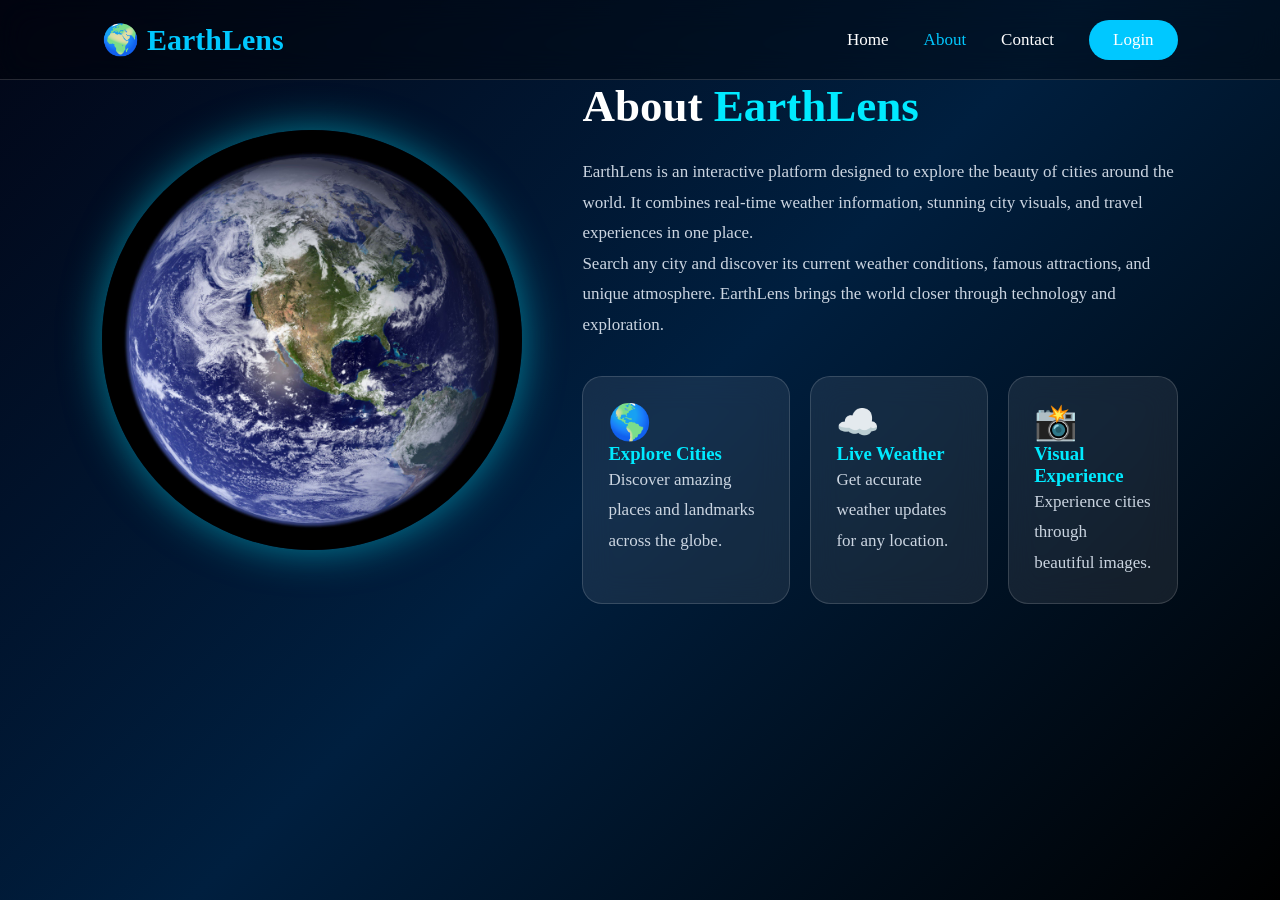
<file: about.html>
<!doctype html>
<html lang="en">
  <head>
    <meta charset="UTF-8" />
    <meta name="viewport" content="width=device-width, initial-scale=1.0" />
    <title>About | EarthLens</title>

    <link rel="stylesheet" href="./about.css" />
  </head>

  <body>
<header class="header">

    <a href="index.html" class="logo">
        🌍 <span>EarthLens</span>
    </a>

    <nav class="navbar">
        <a href="index.html">Home</a>
        <a href="about.html" class="active">About</a>
        <a href="contact.html">Contact</a>
        <a href="login.html" class="login-btn">Login</a>
    </nav>

</header>

    <section class="about">
      <div class="about-container">
        <div class="about-image">
          <img src="images/earth.jpg" alt="Earth" />
        </div>

        <div class="about-content">
          <h1>About <span>EarthLens</span></h1>

          <p>
            EarthLens is an interactive platform designed to explore the beauty
            of cities around the world. It combines real-time weather
            information, stunning city visuals, and travel experiences in one
            place.
          </p>

          <p>
            Search any city and discover its current weather conditions, famous
            attractions, and unique atmosphere. EarthLens brings the world
            closer through technology and exploration.
          </p>

          <div class="features">
            <div class="card">
              <h2>🌎</h2>
              <h3>Explore Cities</h3>
              <p>Discover amazing places and landmarks across the globe.</p>
            </div>

            <div class="card">
              <h2>☁️</h2>
              <h3>Live Weather</h3>
              <p>Get accurate weather updates for any location.</p>
            </div>

            <div class="card">
              <h2>📸</h2>
              <h3>Visual Experience</h3>
              <p>Experience cities through beautiful images.</p>
            </div>
          </div>
        </div>
      </div>
    </section>
  </body>
</html>
</file>
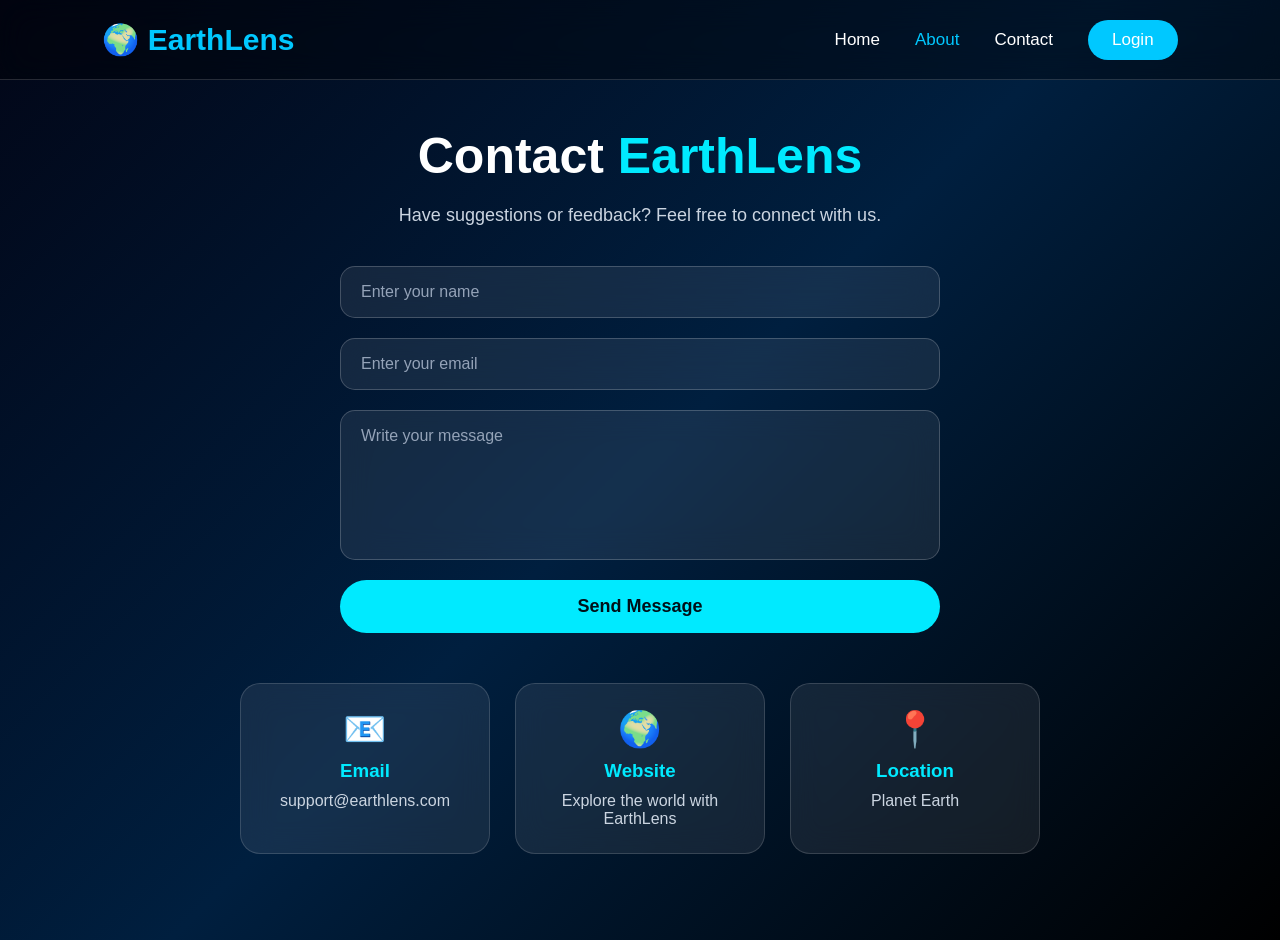
<file: contact.html>
<!doctype html>
<html lang="en">
  <head>
    <meta charset="UTF-8" />
    <meta name="viewport" content="width=device-width, initial-scale=1.0" />

    <title>Contact | EarthLens</title>

    <link rel="stylesheet" href="./contact.css" />
  </head>

  <body>
    <header class="header">
      <a href="index.html" class="logo"> 🌍 <span>EarthLens</span> </a>

      <nav class="navbar">
        <a href="index.html">Home</a>
        <a href="about.html" class="active">About</a>
        <a href="contact.html">Contact</a>
        <a href="login.html" class="login-btn">Login</a>
      </nav>
    </header>

    <section class="contact">
      <div class="contact-container">
        <h1>Contact <span>EarthLens</span></h1>
        <p>Have suggestions or feedback? Feel free to connect with us.</p>

        <form>
          <input type="text" placeholder="Enter your name" />
          <input type="email" placeholder="Enter your email" />
          <textarea placeholder="Write your message"></textarea>
          <button>Send Message</button>
        </form>

        <div class="contact-info">
          <div class="card">
            <h2>📧</h2>
            <h3>Email</h3>
            <p>support@earthlens.com</p>
          </div>

          <div class="card">
            <h2>🌍</h2>
            <h3>Website</h3>
            <p>Explore the world with EarthLens</p>
          </div>

          <div class="card">
            <h2>📍</h2>
            <h3>Location</h3>
            <p>Planet Earth</p>
          </div>
        </div>
      </div>
    </section>
  </body>
</html>
</file>
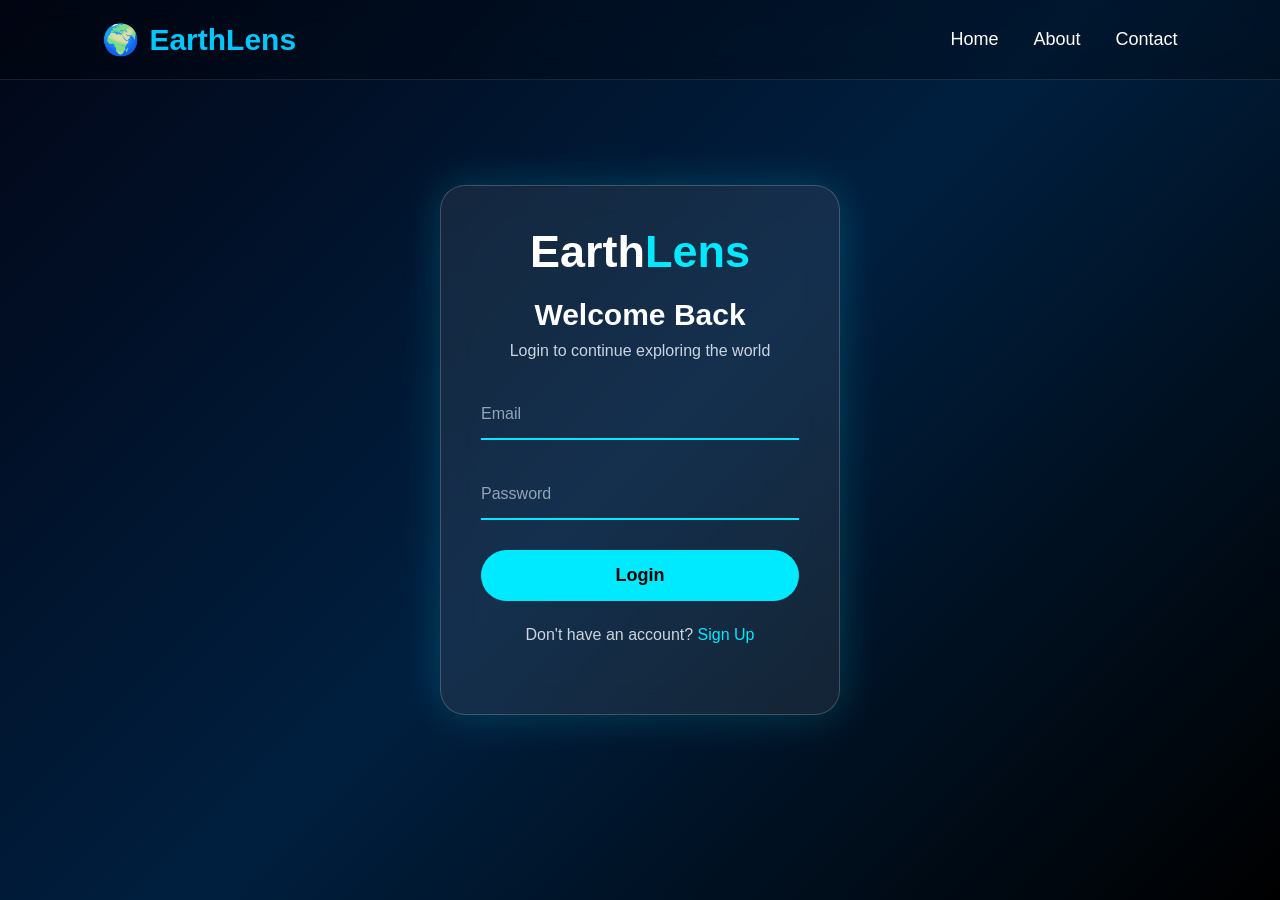
<file: login.html>
<!doctype html>
<html lang="en">
  <head>
    <meta charset="UTF-8" />
    <meta name="viewport" content="width=device-width, initial-scale=1.0" />

    <title>Login | EarthLens</title>

    <link rel="stylesheet" href="login.css" />
  </head>

  <body>
    <header class="login-header">

    <div class="logo">
        🌍 <span>EarthLens</span>
    </div>

    <nav>
        <a href="index.html">Home</a>
        <a href="about.html">About</a>
        <a href="contact.html">Contact</a>
    </nav>

</header>
    <div class="login-container">
      <div class="login-box">
        <h1>Earth<span>Lens</span></h1>

        <h2>Welcome Back</h2>

        <p>Login to continue exploring the world</p>

        <form action=" ">
          <div class="input-box">
            <input type="email" id="email" required />

            <label>Email</label>
          </div>

          <div class="input-box">
            <input type="password" id="password" required />

            <label>Password</label>
          </div>

          <button id="loginBtn">Login</button>

          <p class="signup">
            Don't have an account?
            <a href="#"> Sign Up </a>
          </p>
        </form>
      </div>
    </div>
    <script src="./login.js"></script>
  </body>
</html>
</file>
<file: about.css>
*{
    margin: 0;
    padding: 0;
    box-sizing: border-box;
}
.header{
    position: fixed;
    top: 0;
    left: 0;
    width: 100%;
    height: 80px;
    display: flex;
    justify-content: space-between;
    align-items: center;
    padding: 0 8%;
    background: rgba(0,0,0,0.35);
    backdrop-filter: blur(15px);
    border-bottom: 1px solid rgba(255,255,255,.15);
    z-index: 1000;
}

.logo{
    text-decoration: none;
    color: #fff;
    font-size: 30px;
    font-weight: 700;
}
.logo span{
    color: #00c8ff;
}
.navbar{
    display: flex;
    align-items: center;
    gap: 35px;
}
.navbar a{
    text-decoration: none;
    color: white;
    font-size: 17px;
    font-weight: 500;
    transition: .3s;
}
.navbar a:hover{
    color: #00c8ff;
}
.navbar .active{
    color: #00c8ff;
}
.login-btn{
    padding: 10px 24px;
    background: #00c8ff;
    border-radius: 30px;
    color: white !important;
    transition: .3s;
}
.login-btn:hover{
    background: #0097c2;
    transform: translateY(-2px);
}
.about,
.contact {
    min-height: 100vh;
    padding: 80px 8%;
    background: linear-gradient(135deg,#020617,#001f3f,#000000);
    color: white;
}
.about-container {
    display: flex;
    align-items: center;
    justify-content: center;
    gap: 60px;

}
.about-image img {
    width: 420px;
    height: 420px;
    object-fit: cover;
    border-radius: 50%;
    box-shadow:0 0 40px rgba(0, 234, 255, 0.5);
    animation: rotateEarth 15s linear infinite;
}
@keyframes rotateEarth {
    from{
        transform: rotate(0deg);
    }
    to{
        transform: rotate(360deg);
    }

}
.about-content {
    max-width: 650px;
}
.about-content h1,
.contact-container h1 {
    font-size: 45px;
    margin-bottom: 25px;

}
span {
    color:#00eaff;

}
.about-content p,
.contact-container p {
    color:#cbd5e1;
    font-size:17px;
    line-height:1.8;
}
.features {
    display:flex;
    gap:20px;
    margin-top:35px;

}
.card {

    background:rgba(255,255,255,0.08);
    padding:25px;
    border-radius:20px;
    backdrop-filter:blur(15px);
    border:1px solid rgba(255,255,255,0.15);
    transition:0.4s;
}
.card:hover {
    transform:translateY(-10px);
    box-shadow:0 0 25px rgba(0,234,255,0.4);

}
.card h2 {
    font-size:35px;
}
.card h3 {
    color:#00eaff;
}
.contact-container {

    text-align:center;
    max-width:900px;
    margin:auto;

}
form {
    width:600px;
    max-width:100%;
    margin:40px auto;
    display:flex;
    flex-direction:column;
    gap:20px;

}
input,
textarea {
    padding:16px;
    border-radius:12px;
    border:none;
    outline:none;
    background:rgba(255,255,255,0.1);
    color:white;
    font-size:16px;
    backdrop-filter:blur(10px);
}

input::placeholder,
textarea::placeholder {
    color:#94a3b8;

}
textarea {
    height:150px;
    resize:none;
}
button {
    padding:15px;
    border-radius:30px;
    border:none;
    background:#00eaff;
    color:#001018;
    font-size:18px;
    font-weight:bold;
    cursor:pointer;
    transition:0.3s;
}
button:hover {
    background:white;
    transform:scale(1.05);
}
.contact-info {
    display:flex;
    justify-content:center;
    gap:25px;
    margin-top:50px;
}
@media(max-width:1000px){
.about-container{
    flex-direction:column;

}
.about-image img{
    width:300px;
    height:300px;
}
.features,
.contact-info{
    flex-direction:column;

}
.about-content h1,
.contact-container h1{
    font-size:35px;

}
}
</file>
<file: contact.css>
*{
    margin:0;
    padding:0;
    box-sizing:border-box;
    font-family:'Poppins', sans-serif;
}
.header{
    position: fixed;
    top: 0;
    left: 0;
    width: 100%;
    height: 80px;
    display: flex;
    justify-content: space-between;
    align-items: center;
    padding: 0 8%;
    background: rgba(0,0,0,0.35);
    backdrop-filter: blur(15px);
    border-bottom: 1px solid rgba(255,255,255,.15);
    z-index: 1000;
}
.logo{
    text-decoration: none;
    color: #fff;
    font-size: 30px;
    font-weight: 700;
}

.logo span{
    color: #00c8ff;
}

.navbar{
    display: flex;
    align-items: center;
    gap: 35px;
}
.navbar a{
    text-decoration: none;
    color: white;
    font-size: 17px;
    font-weight: 500;
    transition: .3s;
}
.navbar a:hover{
    color: #00c8ff;
}
.navbar .active{
    color: #00c8ff;
}
.login-btn{
    padding: 10px 24px;
    background: #00c8ff;
    border-radius: 30px;
    color: white !important;
    transition: .3s;
}
.login-btn:hover{
    background: #0097c2;
    transform: translateY(-2px);
}
body{
    min-height:100vh;
    background:
    linear-gradient(135deg,#020617,#001f3f,#000000);
    color:white;

}
.contact{
    min-height:100vh;
    margin-top: 40px;
    display:flex;
    justify-content:center;
    align-items:center;
    padding:60px 10%;
}
.contact-container{
    width:100%;
    max-width:1000px;
    text-align:center;
}
.contact-container h1{
    font-size:50px;
    margin-bottom:20px;
}
.contact-container h1 span{
    color:#00eaff;

}
.contact-container > p{
    color:#cbd5e1;
    font-size:18px;
    margin-bottom:40px;

}
form{
    width:600px;
    max-width:100%;
    margin:auto;
    display:flex;
    flex-direction:column;
    gap:20px;
}
input,
textarea{
    width:100%;
    padding:16px 20px;
    border-radius:15px;
    border:1px solid rgba(255,255,255,0.2);
    outline:none;
    background:rgba(255,255,255,0.08);
    color:white;
    font-size:16px;
    backdrop-filter:blur(15px);
}
input::placeholder,
textarea::placeholder{
    color:#94a3b8;
}
textarea{
    height:150px;
    resize:none;
}
button{
    padding:16px;
    border:none;
    border-radius:30px;
    background:#00eaff;
    color:#001018;
    font-size:18px;
    font-weight:600;
    cursor:pointer;
    transition:0.3s;

}
button:hover{
    transform:translateY(-5px);
    box-shadow: 0 0 25px rgba(0,234,255,0.7);
}
.contact-info{
    display:flex;
    justify-content:center;
    gap:25px;
    margin-top:50px;
}
.card{
    width:250px;
    padding:25px;
    background:rgba(255,255,255,0.08);
    border-radius:20px;
    border:1px solid rgba(255,255,255,0.15);
    backdrop-filter:blur(15px);
    transition:0.3s;
}
.card:hover{
    transform:translateY(-10px);
    box-shadow:  0 0 25px rgba(0,234,255,0.4);

}
.card h2{
    font-size:35px;
    margin-bottom:10px;

}
.card h3{
    color:#00eaff;
    margin-bottom:10px;

}
.card p{
    color:#cbd5e1;

}
@media(max-width:800px){
.contact-container h1{
    font-size:35px;
}
.contact-info{
    flex-direction:column;
    align-items:center;

}
.card{
    width:90%;

}
}
</file>
<file: login.css>
* {
  margin: 0;
  padding: 0;
  box-sizing: border-box;
  font-family: "Poppins", sans-serif;
}
.login-header {
  width: 100%;
  height: 80px;
  display: flex;
  justify-content: space-between;
  align-items: center;
  padding: 0 8%;
  position: fixed;
  top: 0;
  left: 0;
  background: rgba(0, 0, 0, 0.25);
  backdrop-filter: blur(12px);
  border-bottom: 1px solid rgba(255, 255, 255, 0.1);
  z-index: 1000;
}
.logo {
  font-size: 30px;
  font-weight: 700;
  color: #fff;
  display: flex;
  align-items: center;
  gap: 10px;
}
.logo span {
  color: #00c8ff;
}

.login-header nav {
  display: flex;
  gap: 35px;
}

.login-header nav a {
  text-decoration: none;
  color: #fff;
  font-size: 18px;
  font-weight: 500;
  transition: 0.3s;
}

.login-header nav a:hover {
  color: #00c8ff;
}
body {
  min-height: 100vh;
  display: flex;
  justify-content: center;
  align-items: center;
  background: linear-gradient(135deg, #020617, #001f3f, #000000);
  color: white;
}
.login-box {
  width: 400px;
  padding: 40px;
  background: rgba(255, 255, 255, 0.08);
  border-radius: 25px;
  backdrop-filter: blur(15px);
  border: 1px solid rgba(255, 255, 255, 0.2);
  box-shadow: 0 0 40px rgba(0, 234, 255, 0.2);
  text-align: center;
}
.login-box h1 {
  font-size: 45px;
  margin-bottom: 20px;
}
.login-box span {
  color: #00eaff;
}

.login-box h2 {
  font-size: 30px;
  margin-bottom: 10px;
}

.login-box p {
  color: #cbd5e1;
  margin-bottom: 30px;
}
.input-box {
  position: relative;
  margin: 30px 0;
}

.input-box input {
  width: 100%;
  padding: 15px;
  background: transparent;
  border: none;
  outline: none;
  border-bottom: 2px solid #00eaff;
  color: white;
  font-size: 16px;
}

.input-box label {
  position: absolute;
  left: 0;
  top: 15px;
  color: #94a3b8;
  pointer-events: none;
  transition: 0.3s;
}

.input-box input:focus ~ label,
.input-box input:valid ~ label {
  top: -12px;

  font-size: 13px;

  color: #00eaff;
}
button {
  width: 100%;
  padding: 15px;
  border: none;
  border-radius: 30px;
  background: #00eaff;
  font-size: 18px;
  font-weight: bold;
  cursor: pointer;
  transition: 0.3s;
}

button:hover {
  background: white;
  transform: translateY(-5px);
  box-shadow: 0 0 25px rgba(0, 234, 255, 0.8);
}
.signup {
  margin-top: 25px;
}
.signup a {
  color: #00eaff;
  text-decoration: none;
}
</file>
